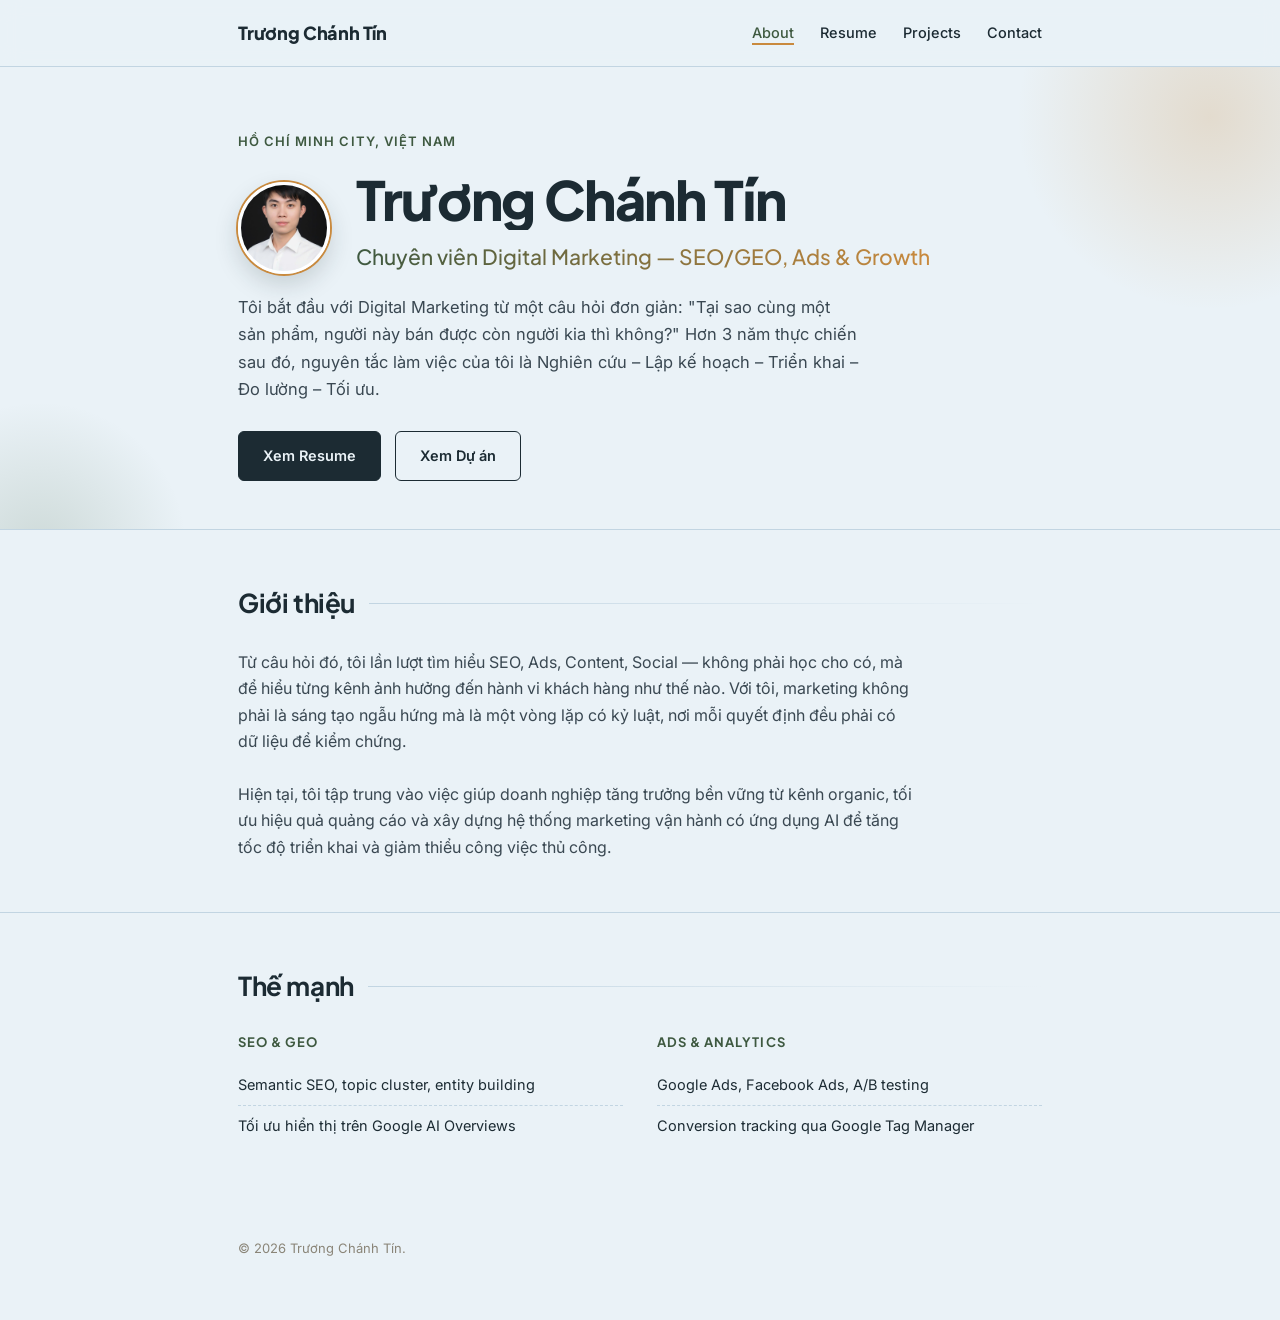
<file: index.html>
<!DOCTYPE html>
<html lang="vi">
<head>
<meta charset="UTF-8">
<meta name="viewport" content="width=device-width, initial-scale=1">
<title>Trương Chánh Tín — About</title>
<link rel="preconnect" href="https://fonts.googleapis.com">
<link rel="preconnect" href="https://fonts.gstatic.com" crossorigin>
<link href="https://fonts.googleapis.com/css2?family=Fraunces:ital,opsz,wght@0,9..144,400;0,9..144,600;1,9..144,500&family=Inter:wght@400;500;600;700&display=swap" rel="stylesheet">
<link rel="stylesheet" href="style.css">
</head>
<body>

<nav class="site-nav">
  <div class="wrap">
    <a class="brand" href="index.html">Trương Chánh Tín</a>
    <ul class="nav-links">
      <li><a href="index.html" class="active">About</a></li>
      <li><a href="resume.html">Resume</a></li>
      <li><a href="projects.html">Projects</a></li>
      <li><a href="contact.html">Contact</a></li>
    </ul>
  </div>
</nav>

<header class="page-head">
  <div class="wrap">
    <div class="eyebrow">Hồ Chí Minh City, Việt Nam</div>
    <div class="hero-top">
      <img class="avatar" src="assets/profile.jpg" alt="Trương Chánh Tín" onerror="this.style.display='none'">
      <div>
        <h1>Trương Chánh Tín</h1>
        <div class="role">Chuyên viên Digital Marketing — SEO/GEO, Ads &amp; Growth</div>
      </div>
    </div>
    <p class="tagline">Tôi bắt đầu với Digital Marketing từ một câu hỏi đơn giản: "Tại sao cùng một sản phẩm, người này bán được còn người kia thì không?" Hơn 3 năm thực chiến sau đó, nguyên tắc làm việc của tôi là Nghiên cứu – Lập kế hoạch – Triển khai – Đo lường – Tối ưu.</p>
    <div class="hero-actions">
      <a class="btn btn-solid" href="resume.html">Xem Resume</a>
      <a class="btn btn-outline" href="projects.html">Xem Dự án</a>
    </div>
  </div>
</header>

<section>
  <div class="wrap">
    <h2>Giới thiệu</h2>
    <p class="lead">Từ câu hỏi đó, tôi lần lượt tìm hiểu SEO, Ads, Content, Social — không phải học cho có, mà để hiểu từng kênh ảnh hưởng đến hành vi khách hàng như thế nào. Với tôi, marketing không phải là sáng tạo ngẫu hứng mà là một vòng lặp có kỷ luật, nơi mỗi quyết định đều phải có dữ liệu để kiểm chứng.

Hiện tại, tôi tập trung vào việc giúp doanh nghiệp tăng trưởng bền vững từ kênh organic, tối ưu hiệu quả quảng cáo và xây dựng hệ thống marketing vận hành có ứng dụng AI để tăng tốc độ triển khai và giảm thiểu công việc thủ công.</p>
  </div>
</section>

<section>
  <div class="wrap">
    <h2>Thế mạnh</h2>
    <div class="skill-grid">
      <div>
        <h3>SEO &amp; GEO</h3>
        <ul>
          <li>Semantic SEO, topic cluster, entity building</li>
          <li>Tối ưu hiển thị trên Google AI Overviews</li>
        </ul>
      </div>
      <div>
        <h3>Ads &amp; Analytics</h3>
        <ul>
          <li>Google Ads, Facebook Ads, A/B testing</li>
          <li>Conversion tracking qua Google Tag Manager</li>
        </ul>
      </div>
    </div>
  </div>
</section>

<footer class="site-foot">
  <div class="wrap">
    <p class="foot-note">© 2026 Trương Chánh Tín.</p>
  </div>
</footer>

</body>
</html>
</file>
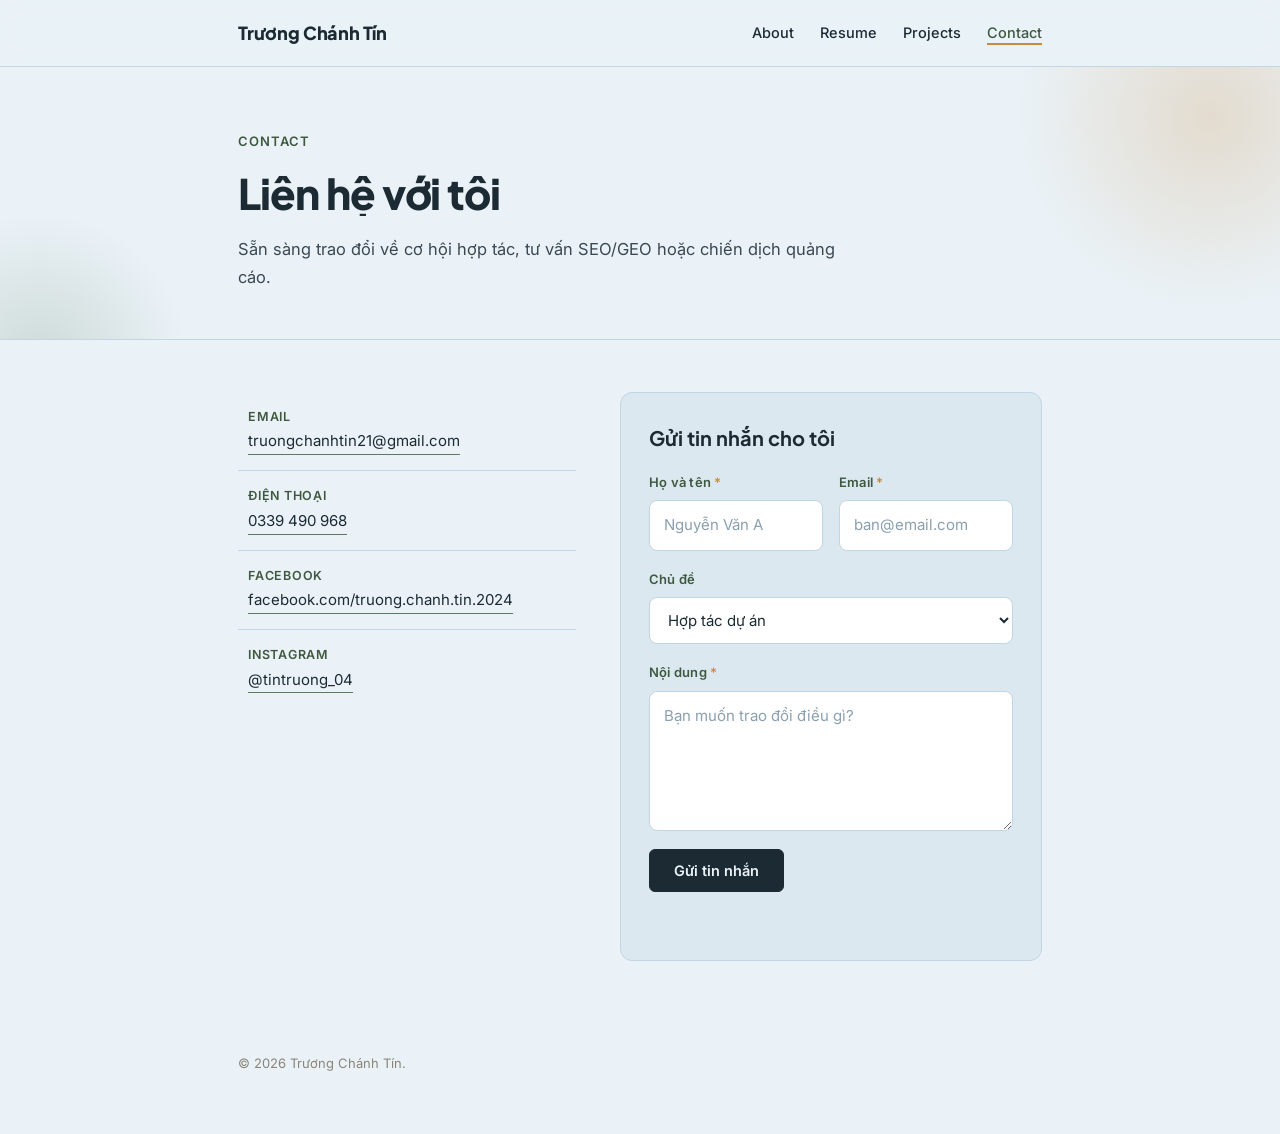
<file: contact.html>
<!DOCTYPE html>
<html lang="vi">
<head>
<meta charset="UTF-8">
<meta name="viewport" content="width=device-width, initial-scale=1">
<title>Trương Chánh Tín — Contact</title>
<link rel="preconnect" href="https://fonts.googleapis.com">
<link rel="preconnect" href="https://fonts.gstatic.com" crossorigin>
<link href="https://fonts.googleapis.com/css2?family=Inter:wght@400;500;600;700&family=Plus+Jakarta+Sans:wght@500;600;700;800&display=swap" rel="stylesheet">
<link rel="stylesheet" href="style.css">
</head>
<body>

<nav class="site-nav">
  <div class="wrap">
    <a class="brand" href="index.html">Trương Chánh Tín</a>
    <ul class="nav-links">
      <li><a href="index.html">About</a></li>
      <li><a href="resume.html">Resume</a></li>
      <li><a href="projects.html">Projects</a></li>
      <li><a href="contact.html" class="active">Contact</a></li>
    </ul>
  </div>
</nav>

<header class="page-head">
  <div class="wrap">
    <div class="eyebrow">Contact</div>
    <h1 style="font-size:clamp(28px,4vw,42px);">Liên hệ với tôi</h1>
    <p class="tagline">Sẵn sàng trao đổi về cơ hội hợp tác, tư vấn SEO/GEO hoặc chiến dịch quảng cáo.</p>
  </div>
</header>

<section>
  <div class="wrap">
    <div class="contact-layout">

      <ul class="contact-list">
        <li><span>Email</span><a href="mailto:truongchanhtin21@gmail.com">truongchanhtin21@gmail.com</a></li>
        <li><span>Điện thoại</span><a href="tel:0339490968">0339 490 968</a></li>
        <li><span>Facebook</span><a href="https://www.facebook.com/truong.chanh.tin.2024" target="_blank" rel="noopener">facebook.com/truong.chanh.tin.2024</a></li>
        <li><span>Instagram</span><a href="https://www.instagram.com/tintruong_04/" target="_blank" rel="noopener">@tintruong_04</a></li>
      </ul>

      <form class="contact-form" data-endpoint="YOUR_FORMSPREE_URL" data-mailto="truongchanhtin21@gmail.com">
        <h3>Gửi tin nhắn cho tôi</h3>

        <div class="form-row two">
          <div>
            <label for="name">Họ và tên <em>*</em></label>
            <input id="name" name="name" type="text" placeholder="Nguyễn Văn A" required autocomplete="name">
          </div>
          <div>
            <label for="email">Email <em>*</em></label>
            <input id="email" name="email" type="email" placeholder="ban@email.com" required autocomplete="email">
          </div>
        </div>

        <div class="form-row">
          <label for="subject">Chủ đề</label>
          <select id="subject" name="subject">
            <option>Hợp tác dự án</option>
            <option>Tư vấn SEO / GEO</option>
            <option>Chiến dịch quảng cáo</option>
            <option>Cơ hội việc làm</option>
            <option>Câu hỏi khác</option>
          </select>
        </div>

        <div class="form-row">
          <label for="message">Nội dung <em>*</em></label>
          <textarea id="message" name="message" placeholder="Bạn muốn trao đổi điều gì?" required minlength="10"></textarea>
        </div>

        <input class="hp" type="text" name="website" tabindex="-1" autocomplete="off" aria-hidden="true">

        <button type="submit" class="btn btn-solid">Gửi tin nhắn</button>
        <p class="form-status" role="status" aria-live="polite"></p>
      </form>

    </div>
  </div>
</section>

<footer class="site-foot">
  <div class="wrap">
    <p class="foot-note">© 2026 Trương Chánh Tín.</p>
  </div>
</footer>

<script src="script.js"></script>
</body>
</html>
</file>
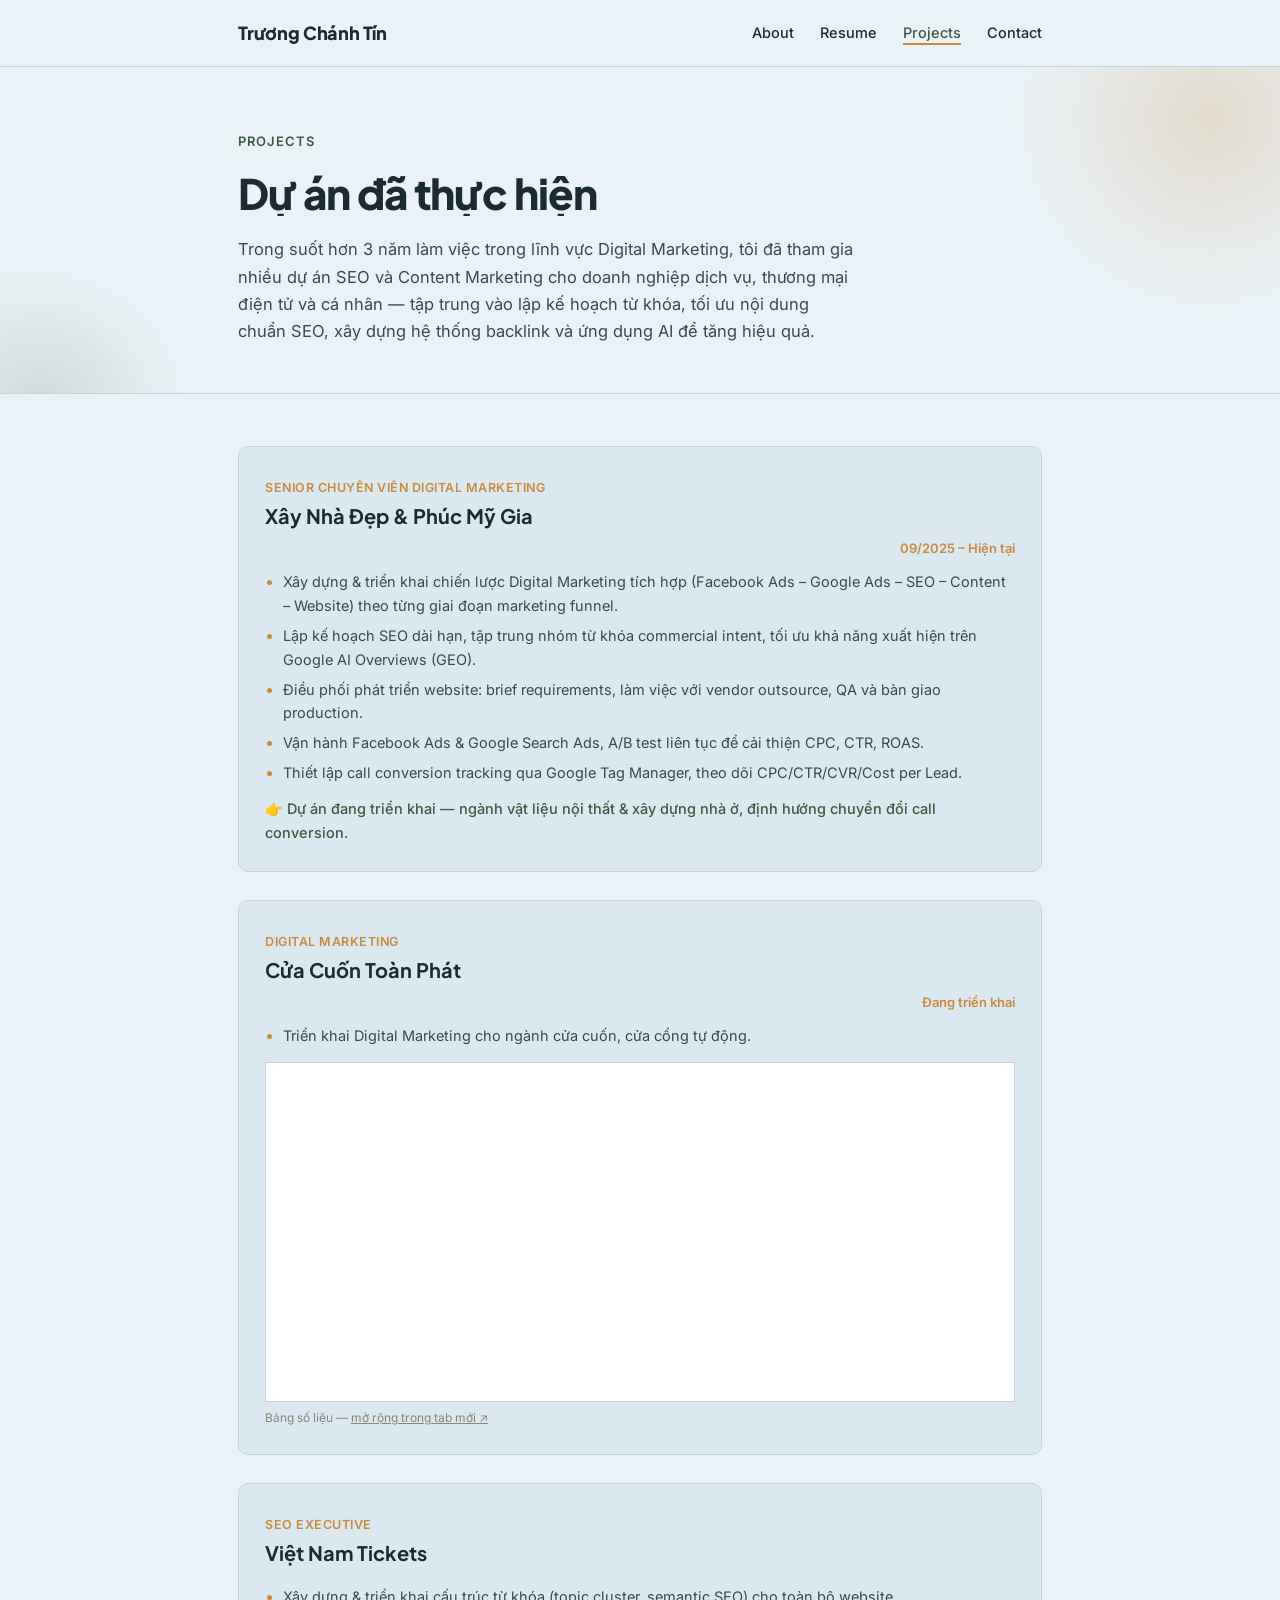
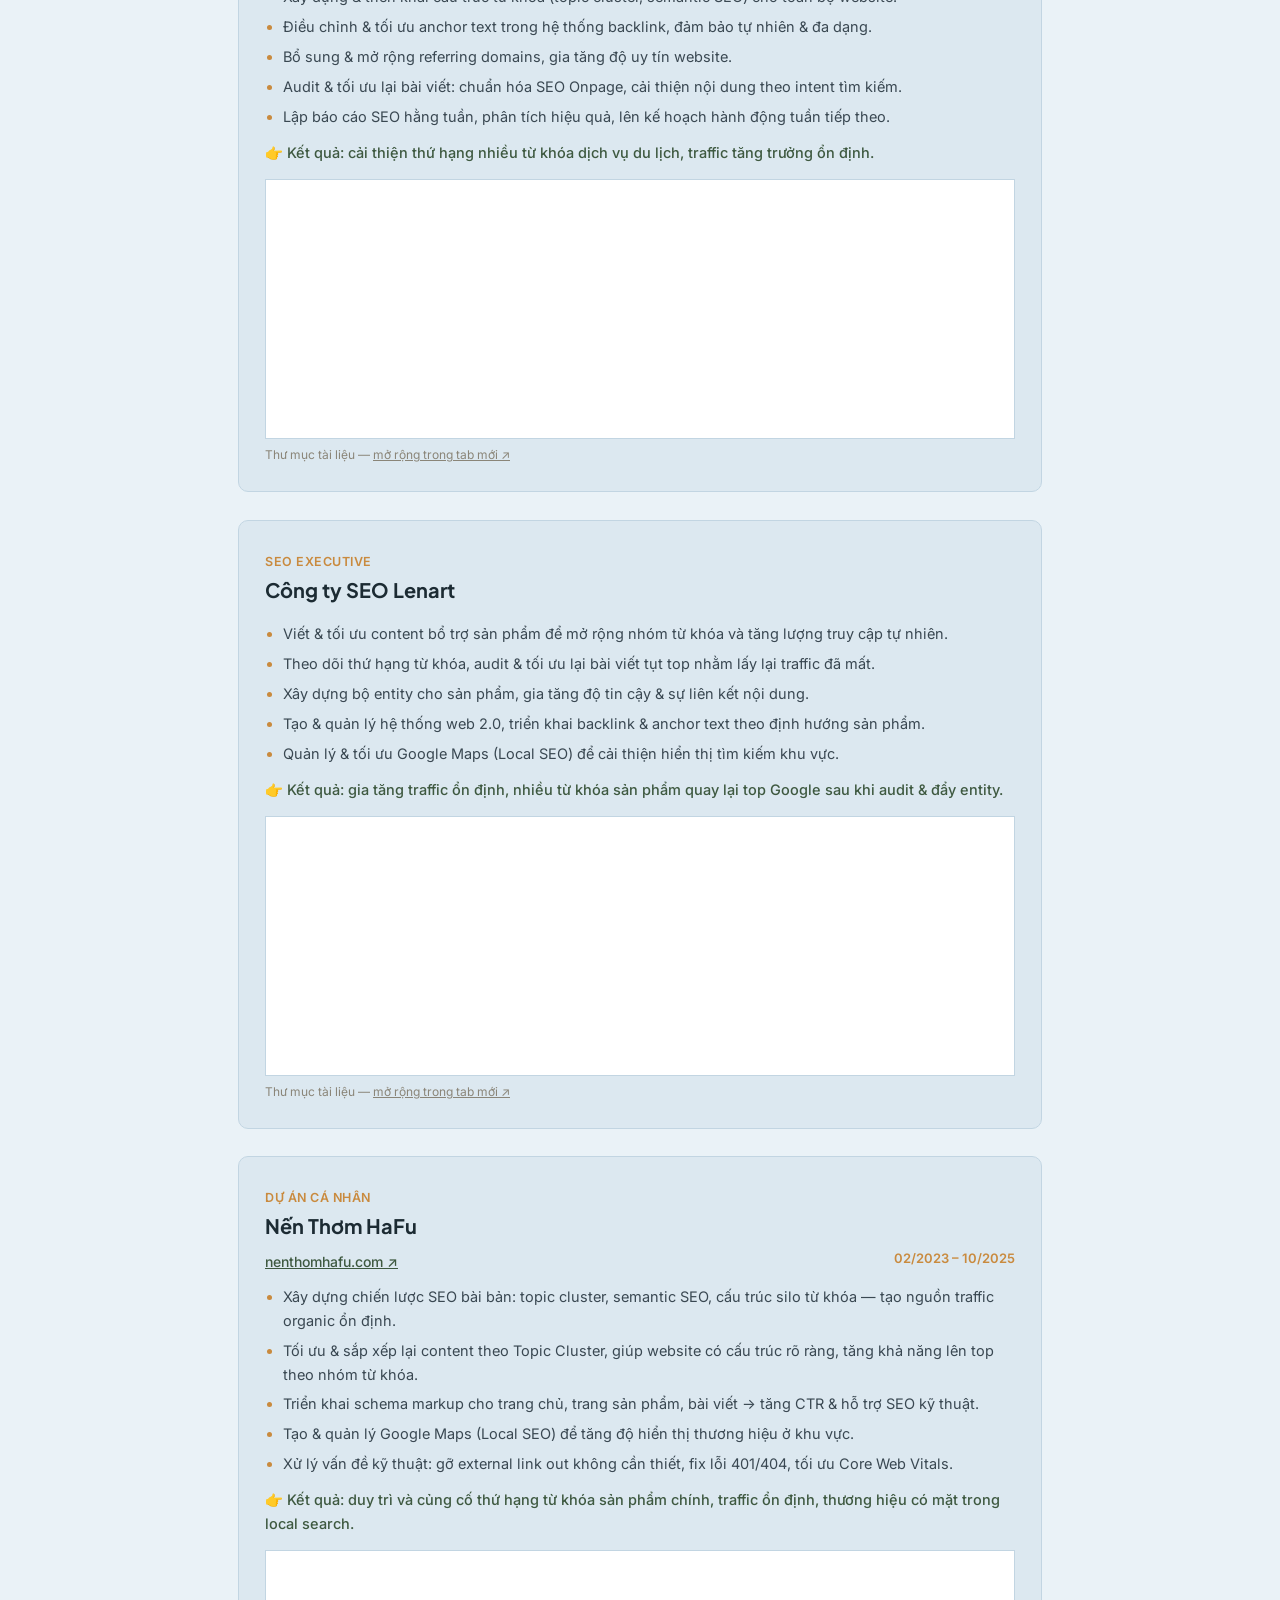
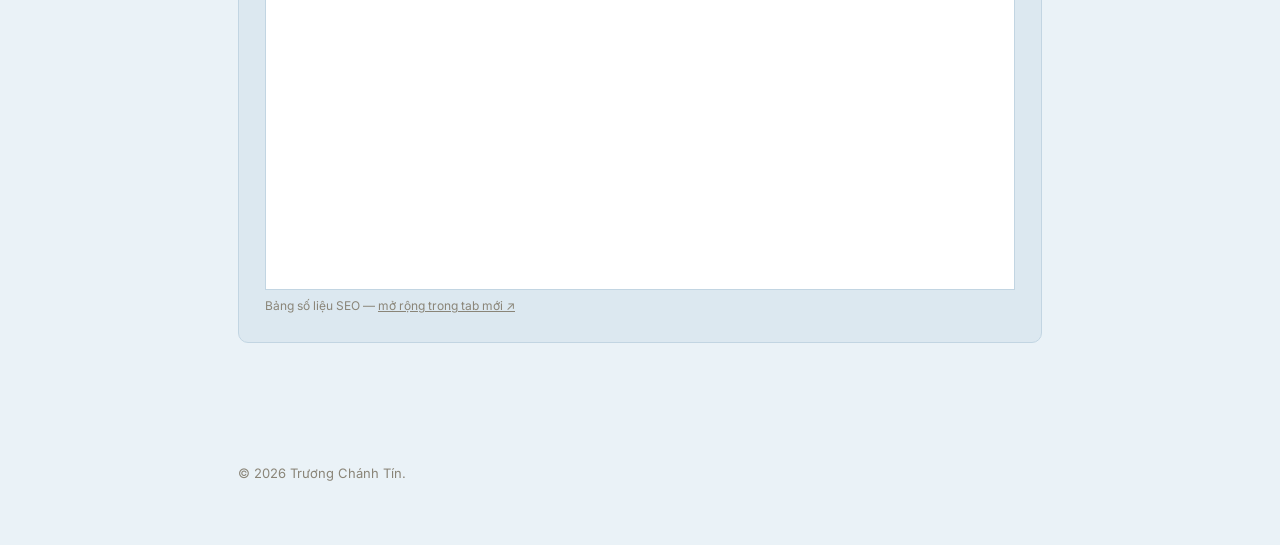
<file: projects.html>
<!DOCTYPE html>
<html lang="vi">
<head>
<meta charset="UTF-8">
<meta name="viewport" content="width=device-width, initial-scale=1">
<title>Trương Chánh Tín — Projects</title>
<link rel="preconnect" href="https://fonts.googleapis.com">
<link rel="preconnect" href="https://fonts.gstatic.com" crossorigin>
<link href="https://fonts.googleapis.com/css2?family=Fraunces:ital,opsz,wght@0,9..144,400;0,9..144,600;1,9..144,500&family=Inter:wght@400;500;600;700&display=swap" rel="stylesheet">
<link rel="stylesheet" href="style.css">
<style>
  .project-card{margin-bottom:28px;}
  .project-card .tag{font-size:12.5px;color:var(--amber);font-weight:600;text-transform:uppercase;letter-spacing:.04em;}
  .project-card .result{font-size:14.5px;color:var(--olive-deep);margin-top:12px;font-weight:500;}
  .project-card .more{display:inline-block;margin-top:14px;font-size:14px;border-bottom:1px solid var(--olive);text-decoration:none;}
  .project-card .more:hover{color:var(--olive-deep);}
  .embed-wrap{margin-top:14px;}
  .embed-wrap iframe{width:100%;border:1px solid var(--line);background:#fff;display:block;}
  .embed-label{font-size:12px;color:#8A8578;margin-top:6px;}
</style>
</head>
<body>

<nav class="site-nav">
  <div class="wrap">
    <a class="brand" href="index.html">Trương Chánh Tín</a>
    <ul class="nav-links">
      <li><a href="index.html">About</a></li>
      <li><a href="resume.html">Resume</a></li>
      <li><a href="projects.html" class="active">Projects</a></li>
      <li><a href="contact.html">Contact</a></li>
    </ul>
  </div>
</nav>

<header class="page-head">
  <div class="wrap">
    <div class="eyebrow">Projects</div>
    <h1 style="font-size:clamp(28px,4vw,42px);">Dự án đã thực hiện</h1>
    <p class="tagline">Trong suốt hơn 3 năm làm việc trong lĩnh vực Digital Marketing, tôi đã tham gia nhiều dự án SEO và Content Marketing cho doanh nghiệp dịch vụ, thương mại điện tử và cá nhân — tập trung vào lập kế hoạch từ khóa, tối ưu nội dung chuẩn SEO, xây dựng hệ thống backlink và ứng dụng AI để tăng hiệu quả.</p>
  </div>
</header>

<section>
  <div class="wrap">

    <div class="project-card">
      <span class="tag">Senior Chuyên viên Digital Marketing</span>
      <h3>Xây Nhà Đẹp &amp; Phúc Mỹ Gia</h3>
      <span class="period">09/2025 – Hiện tại</span>
      <ul style="clear:both;padding-top:10px;">
        <li>Xây dựng &amp; triển khai chiến lược Digital Marketing tích hợp (Facebook Ads – Google Ads – SEO – Content – Website) theo từng giai đoạn marketing funnel.</li>
        <li>Lập kế hoạch SEO dài hạn, tập trung nhóm từ khóa commercial intent, tối ưu khả năng xuất hiện trên Google AI Overviews (GEO).</li>
        <li>Điều phối phát triển website: brief requirements, làm việc với vendor outsource, QA và bàn giao production.</li>
        <li>Vận hành Facebook Ads &amp; Google Search Ads, A/B test liên tục để cải thiện CPC, CTR, ROAS.</li>
        <li>Thiết lập call conversion tracking qua Google Tag Manager, theo dõi CPC/CTR/CVR/Cost per Lead.</li>
      </ul>
      <p class="result">👉 Dự án đang triển khai — ngành vật liệu nội thất &amp; xây dựng nhà ở, định hướng chuyển đổi call conversion.</p>
    </div>

    <div class="project-card">
      <span class="tag">Digital Marketing</span>
      <h3>Cửa Cuốn Toàn Phát</h3>
      <span class="period">Đang triển khai</span>
      <ul style="clear:both;padding-top:10px;">
        <li>Triển khai Digital Marketing cho ngành cửa cuốn, cửa cổng tự động.</li>
      </ul>
      <div class="embed-wrap">
        <iframe src="https://docs.google.com/spreadsheets/d/1q1yDnB0GeKU8R701T1SZPKTi_HHVreP3oOoj7EwbWl4/preview?gid=656286092" height="340" loading="lazy"></iframe>
        <div class="embed-label">Bảng số liệu — <a href="https://docs.google.com/spreadsheets/d/1q1yDnB0GeKU8R701T1SZPKTi_HHVreP3oOoj7EwbWl4/edit?pli=1&gid=656286092#gid=656286092" target="_blank" rel="noopener">mở rộng trong tab mới ↗</a></div>
      </div>
    </div>

    <div class="project-card">
      <span class="tag">SEO Executive</span>
      <h3>Việt Nam Tickets</h3>
      <ul>
        <li>Xây dựng &amp; triển khai cấu trúc từ khóa (topic cluster, semantic SEO) cho toàn bộ website.</li>
        <li>Điều chỉnh &amp; tối ưu anchor text trong hệ thống backlink, đảm bảo tự nhiên &amp; đa dạng.</li>
        <li>Bổ sung &amp; mở rộng referring domains, gia tăng độ uy tín website.</li>
        <li>Audit &amp; tối ưu lại bài viết: chuẩn hóa SEO Onpage, cải thiện nội dung theo intent tìm kiếm.</li>
        <li>Lập báo cáo SEO hằng tuần, phân tích hiệu quả, lên kế hoạch hành động tuần tiếp theo.</li>
      </ul>
      <p class="result">👉 Kết quả: cải thiện thứ hạng nhiều từ khóa dịch vụ du lịch, traffic tăng trưởng ổn định.</p>
      <div class="embed-wrap">
        <iframe src="https://drive.google.com/embeddedfolderview?id=1TURmiNeyUkXCz_zucWaVsxkNYT6Xhm3e#list" height="260" loading="lazy"></iframe>
        <div class="embed-label">Thư mục tài liệu — <a href="https://drive.google.com/drive/folders/1TURmiNeyUkXCz_zucWaVsxkNYT6Xhm3e" target="_blank" rel="noopener">mở rộng trong tab mới ↗</a></div>
      </div>
    </div>

    <div class="project-card">
      <span class="tag">SEO Executive</span>
      <h3>Công ty SEO Lenart</h3>
      <ul>
        <li>Viết &amp; tối ưu content bổ trợ sản phẩm để mở rộng nhóm từ khóa và tăng lượng truy cập tự nhiên.</li>
        <li>Theo dõi thứ hạng từ khóa, audit &amp; tối ưu lại bài viết tụt top nhằm lấy lại traffic đã mất.</li>
        <li>Xây dựng bộ entity cho sản phẩm, gia tăng độ tin cậy &amp; sự liên kết nội dung.</li>
        <li>Tạo &amp; quản lý hệ thống web 2.0, triển khai backlink &amp; anchor text theo định hướng sản phẩm.</li>
        <li>Quản lý &amp; tối ưu Google Maps (Local SEO) để cải thiện hiển thị tìm kiếm khu vực.</li>
      </ul>
      <p class="result">👉 Kết quả: gia tăng traffic ổn định, nhiều từ khóa sản phẩm quay lại top Google sau khi audit &amp; đẩy entity.</p>
      <div class="embed-wrap">
        <iframe src="https://drive.google.com/embeddedfolderview?id=1FlZh8C3xwPdGngrRjWH5aF0g7LeHIReE#list" height="260" loading="lazy"></iframe>
        <div class="embed-label">Thư mục tài liệu — <a href="https://drive.google.com/drive/folders/1FlZh8C3xwPdGngrRjWH5aF0g7LeHIReE" target="_blank" rel="noopener">mở rộng trong tab mới ↗</a></div>
      </div>
    </div>

    <div class="project-card">
      <span class="tag">Dự án cá nhân</span>
      <h3>Nến Thơm HaFu</h3>
      <a class="url" href="https://nenthomhafu.com" target="_blank" rel="noopener">nenthomhafu.com ↗</a>
      <span class="period">02/2023 – 10/2025</span>
      <ul style="clear:both;padding-top:10px;">
        <li>Xây dựng chiến lược SEO bài bản: topic cluster, semantic SEO, cấu trúc silo từ khóa — tạo nguồn traffic organic ổn định.</li>
        <li>Tối ưu &amp; sắp xếp lại content theo Topic Cluster, giúp website có cấu trúc rõ ràng, tăng khả năng lên top theo nhóm từ khóa.</li>
        <li>Triển khai schema markup cho trang chủ, trang sản phẩm, bài viết → tăng CTR &amp; hỗ trợ SEO kỹ thuật.</li>
        <li>Tạo &amp; quản lý Google Maps (Local SEO) để tăng độ hiển thị thương hiệu ở khu vực.</li>
        <li>Xử lý vấn đề kỹ thuật: gỡ external link out không cần thiết, fix lỗi 401/404, tối ưu Core Web Vitals.</li>
      </ul>
      <p class="result">👉 Kết quả: duy trì và củng cố thứ hạng từ khóa sản phẩm chính, traffic ổn định, thương hiệu có mặt trong local search.</p>
      <div class="embed-wrap">
        <iframe src="https://docs.google.com/spreadsheets/d/13qIx2AA6p-fDINSVlNqyV9sE3OY3MEmiyrvAj_6Vbew/preview?gid=0" height="340" loading="lazy"></iframe>
        <div class="embed-label">Bảng số liệu SEO — <a href="https://docs.google.com/spreadsheets/d/13qIx2AA6p-fDINSVlNqyV9sE3OY3MEmiyrvAj_6Vbew/edit?gid=0#gid=0" target="_blank" rel="noopener">mở rộng trong tab mới ↗</a></div>
      </div>
    </div>

  </div>
</section>

<footer class="site-foot">
  <div class="wrap">
    <p class="foot-note">© 2026 Trương Chánh Tín.</p>
  </div>
</footer>

</body>
</html>
</file>
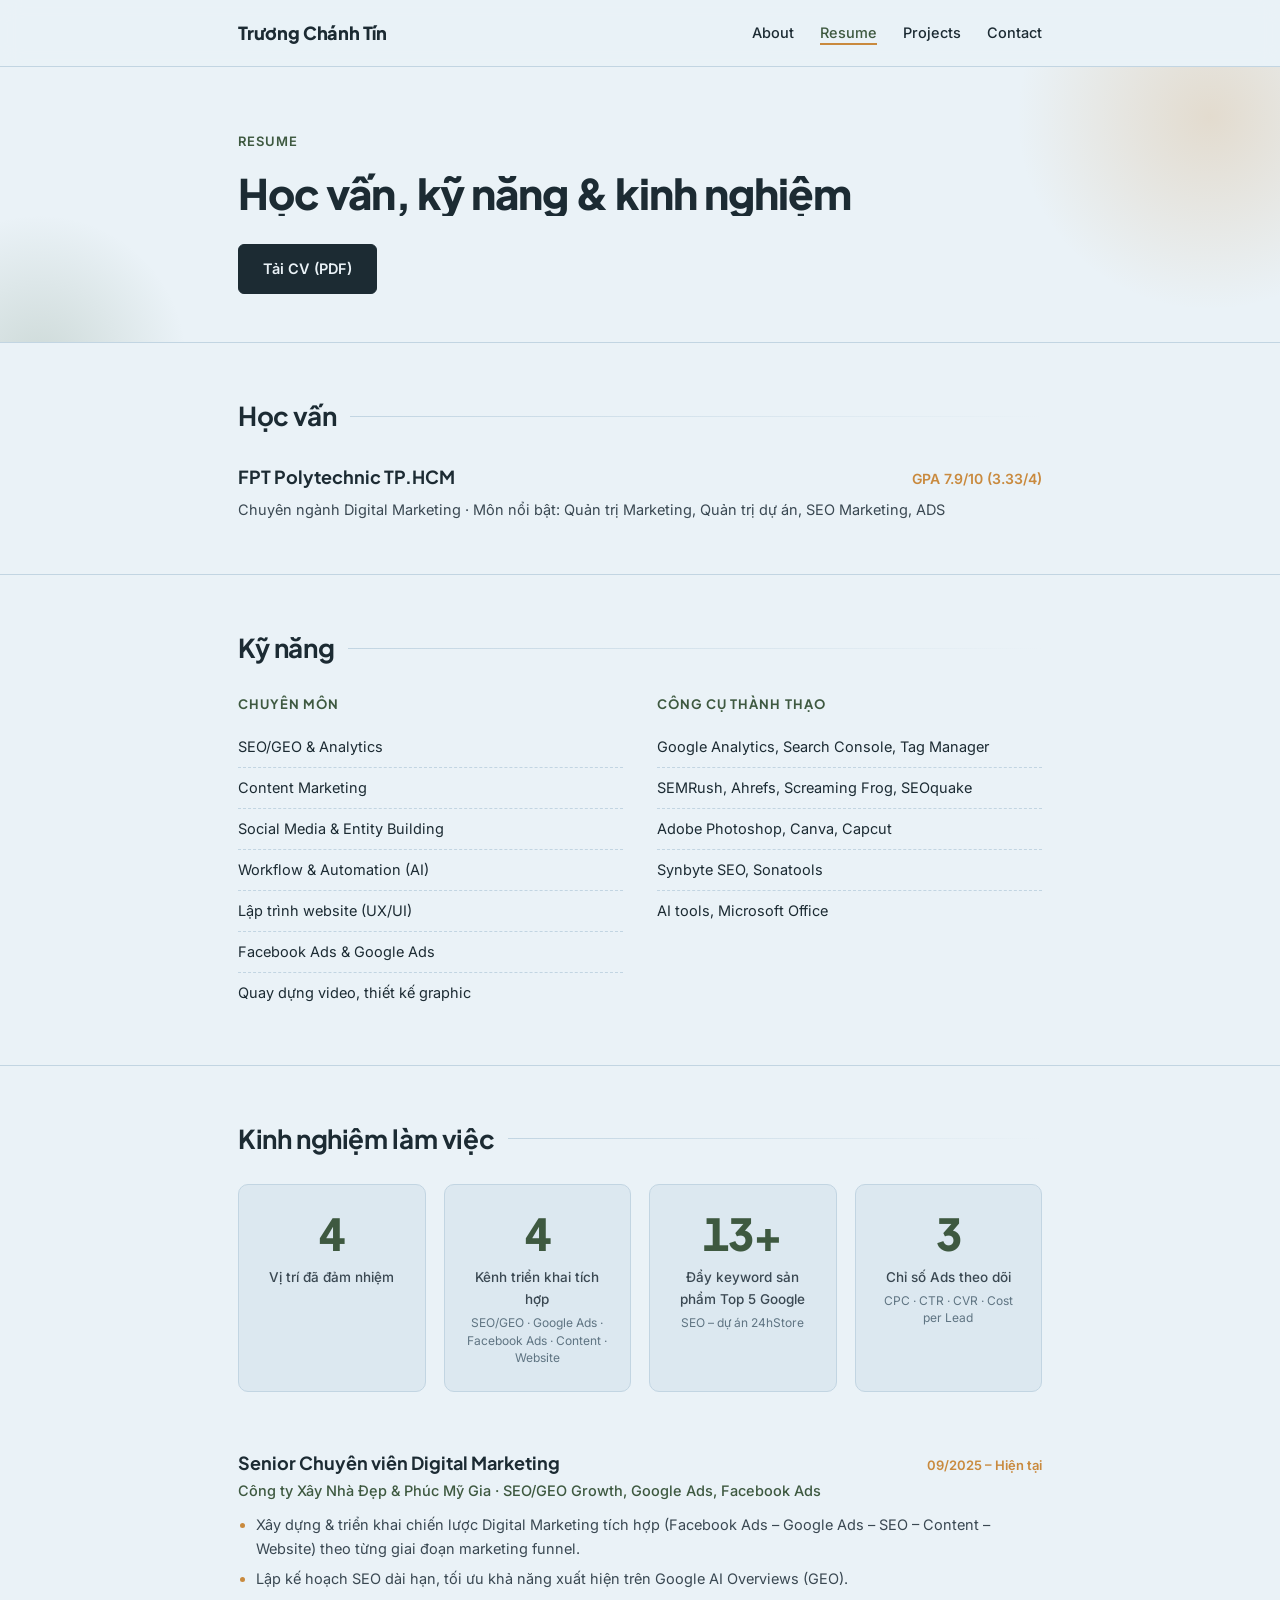
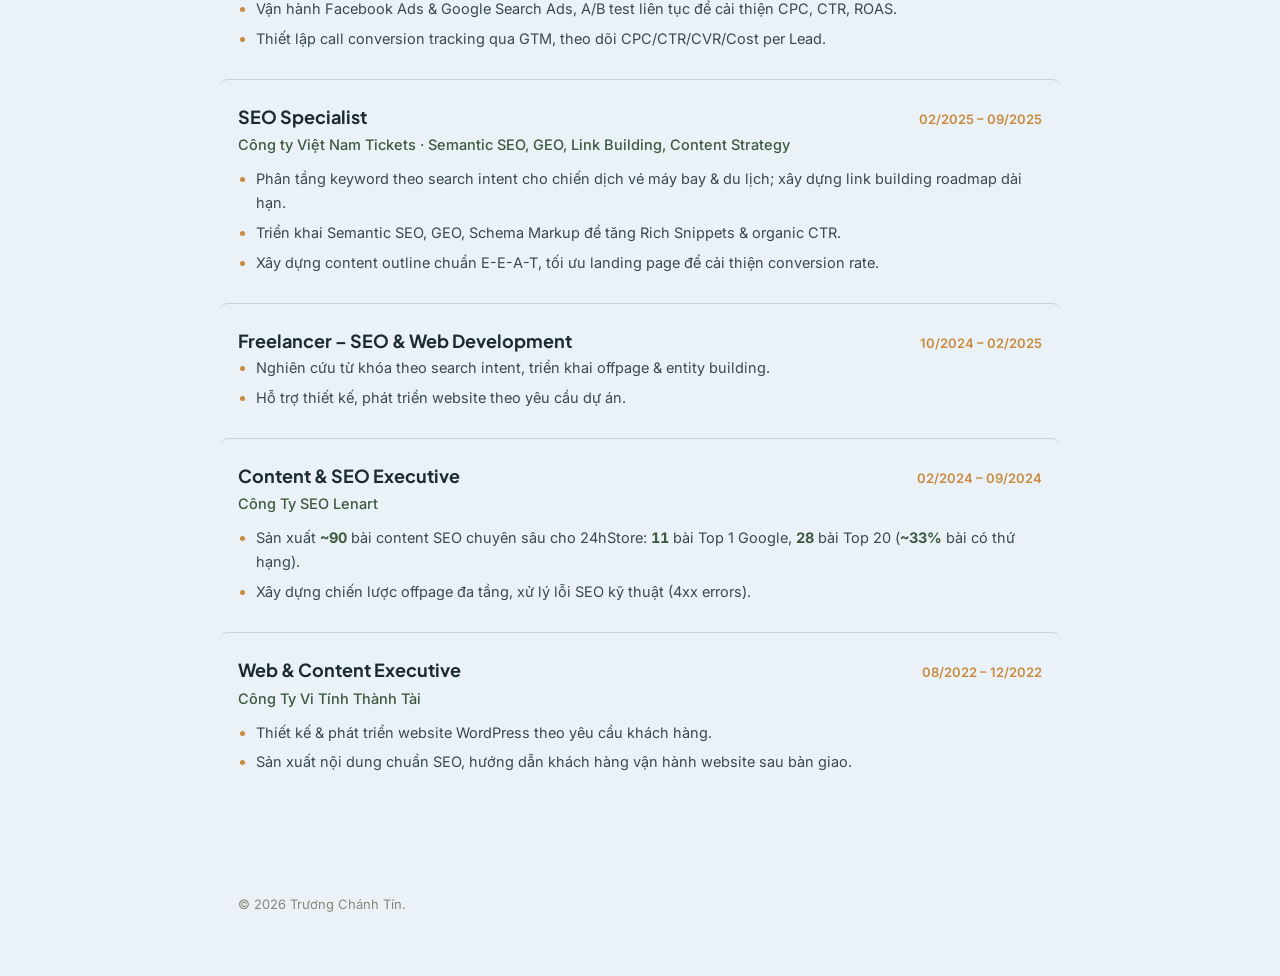
<file: resume.html>
<!DOCTYPE html>
<html lang="vi">
<head>
<meta charset="UTF-8">
<meta name="viewport" content="width=device-width, initial-scale=1">
<title>Trương Chánh Tín — Resume</title>
<link rel="preconnect" href="https://fonts.googleapis.com">
<link rel="preconnect" href="https://fonts.gstatic.com" crossorigin>
<link href="https://fonts.googleapis.com/css2?family=Inter:wght@400;500;600;700&family=Plus+Jakarta+Sans:wght@500;600;700;800&display=swap" rel="stylesheet">
<link rel="stylesheet" href="style.css">
</head>
<body>

<nav class="site-nav">
  <div class="wrap">
    <a class="brand" href="index.html">Trương Chánh Tín</a>
    <ul class="nav-links">
      <li><a href="index.html">About</a></li>
      <li><a href="resume.html" class="active">Resume</a></li>
      <li><a href="projects.html">Projects</a></li>
      <li><a href="contact.html">Contact</a></li>
    </ul>
  </div>
</nav>

<header class="page-head">
  <div class="wrap">
    <div class="eyebrow">Resume</div>
    <h1 style="font-size:clamp(28px,4vw,42px);">Học vấn, kỹ năng &amp; kinh nghiệm</h1>
    <div class="hero-actions">
      <a class="btn btn-solid" href="assets/cv-truong-chanh-tin.pdf" download>Tải CV (PDF)</a>
    </div>
  </div>
</header>

<section>
  <div class="wrap">
    <h2>Học vấn</h2>
    <div class="edu-row">
      <span class="school">FPT Polytechnic TP.HCM</span>
      <span class="gpa">GPA 7.9/10 (3.33/4)</span>
    </div>
    <p class="edu-sub">Chuyên ngành Digital Marketing · Môn nổi bật: Quản trị Marketing, Quản trị dự án, SEO Marketing, ADS</p>
  </div>
</section>

<section>
  <div class="wrap">
    <h2>Kỹ năng</h2>
    <div class="skill-grid">
      <div>
        <h3>Chuyên môn</h3>
        <ul>
          <li>SEO/GEO &amp; Analytics</li>
          <li>Content Marketing</li>
          <li>Social Media &amp; Entity Building</li>
          <li>Workflow &amp; Automation (AI)</li>
          <li>Lập trình website (UX/UI)</li>
          <li>Facebook Ads &amp; Google Ads</li>
          <li>Quay dựng video, thiết kế graphic</li>
        </ul>
      </div>
      <div>
        <h3>Công cụ thành thạo</h3>
        <ul>
          <li>Google Analytics, Search Console, Tag Manager</li>
          <li>SEMRush, Ahrefs, Screaming Frog, SEOquake</li>
          <li>Adobe Photoshop, Canva, Capcut</li>
          <li>Synbyte SEO, Sonatools</li>
          <li>AI tools, Microsoft Office</li>
        </ul>
      </div>
    </div>
  </div>
</section>

<section>
  <div class="wrap">
    <h2>Kinh nghiệm làm việc</h2>

    <div class="stats">
      <div class="stat">
        <span class="stat-num" data-count="5">0</span>
        <span class="stat-label">Vị trí đã đảm nhiệm</span>
      </div>
      <div class="stat">
        <span class="stat-num" data-count="5">0</span>
        <span class="stat-label">Kênh triển khai tích hợp<small>SEO/GEO · Google Ads · Facebook Ads · Content · Website</small></span>
      </div>
      <div class="stat">
        <span class="stat-num" data-count="18" data-suffix="+">0</span>
        <span class="stat-label">Đẩy keyword sản phẩm Top 5 Google<small>SEO – dự án 24hStore</small></span>
      </div>
      <div class="stat">
        <span class="stat-num" data-count="4">0</span>
        <span class="stat-label">Chỉ số Ads theo dõi<small>CPC · CTR · CVR · Cost per Lead</small></span>
      </div>
    </div>

    <div class="job">
      <div class="job-head">
        <span class="job-title">Senior Chuyên viên Digital Marketing</span>
        <span class="job-period">09/2025 – Hiện tại</span>
      </div>
      <div class="job-org">Công ty Xây Nhà Đẹp &amp; Phúc Mỹ Gia · SEO/GEO Growth, Google Ads, Facebook Ads</div>
      <ul>
        <li>Xây dựng &amp; triển khai chiến lược Digital Marketing tích hợp (Facebook Ads – Google Ads – SEO – Content – Website) theo từng giai đoạn marketing funnel.</li>
        <li>Lập kế hoạch SEO dài hạn, tối ưu khả năng xuất hiện trên Google AI Overviews (GEO).</li>
        <li>Vận hành Facebook Ads &amp; Google Search Ads, A/B test liên tục để cải thiện CPC, CTR, ROAS.</li>
        <li>Thiết lập call conversion tracking qua GTM, theo dõi CPC/CTR/CVR/Cost per Lead.</li>
      </ul>
    </div>

    <div class="job">
      <div class="job-head">
        <span class="job-title">SEO Specialist</span>
        <span class="job-period">02/2025 – 09/2025</span>
      </div>
      <div class="job-org">Công ty Việt Nam Tickets · Semantic SEO, GEO, Link Building, Content Strategy</div>
      <ul>
        <li>Phân tầng keyword theo search intent cho chiến dịch vé máy bay &amp; du lịch; xây dựng link building roadmap dài hạn.</li>
        <li>Triển khai Semantic SEO, GEO, Schema Markup để tăng Rich Snippets &amp; organic CTR.</li>
        <li>Xây dựng content outline chuẩn E-E-A-T, tối ưu landing page để cải thiện conversion rate.</li>
      </ul>
    </div>

    <div class="job">
      <div class="job-head">
        <span class="job-title">Freelancer – SEO &amp; Web Development</span>
        <span class="job-period">10/2024 – 02/2025</span>
      </div>
      <ul>
        <li>Nghiên cứu từ khóa theo search intent, triển khai offpage &amp; entity building.</li>
        <li>Hỗ trợ thiết kế, phát triển website theo yêu cầu dự án.</li>
      </ul>
    </div>

    <div class="job">
      <div class="job-head">
        <span class="job-title">Content &amp; SEO Executive</span>
        <span class="job-period">02/2024 – 09/2024</span>
      </div>
      <div class="job-org">Công Ty SEO Lenart</div>
      <ul>
        <li>Sản xuất <span class="num" data-count="150" data-prefix="~">0</span> bài content SEO chuyên sâu cho 24hStore: <span class="num" data-count="18">0</span> bài Top 1 Google, <span class="num" data-count="46">0</span> bài Top 20 (<span class="num" data-count="56" data-prefix="~" data-suffix="%">0</span> bài có thứ hạng).</li>
        <li>Xây dựng chiến lược offpage đa tầng, xử lý lỗi SEO kỹ thuật (4xx errors).</li>
      </ul>
    </div>

    <div class="job">
      <div class="job-head">
        <span class="job-title">Web &amp; Content Executive</span>
        <span class="job-period">08/2022 – 12/2022</span>
      </div>
      <div class="job-org">Công Ty Vi Tính Thành Tài</div>
      <ul>
        <li>Thiết kế &amp; phát triển website WordPress theo yêu cầu khách hàng.</li>
        <li>Sản xuất nội dung chuẩn SEO, hướng dẫn khách hàng vận hành website sau bàn giao.</li>
      </ul>
    </div>
  </div>
</section>

<footer class="site-foot">
  <div class="wrap">
    <p class="foot-note">© 2026 Trương Chánh Tín.</p>
  </div>
</footer>

<script src="script.js"></script>
</body>
</html>
</file>
<file: style.css>
@import url('https://fonts.googleapis.com/css2?family=Inter:wght@400;500;600;700&family=Plus+Jakarta+Sans:wght@500;600;700;800&display=swap');

:root{
  --ink:#1C2B33; --paper:#EAF2F7; --paper-2:#DCE8F0;
  --olive:#5C7A5E; --olive-deep:#3E5940; --amber:#C98A3E; --line:#C2D5E2;
  --heading:'Plus Jakarta Sans','Inter',system-ui,sans-serif;
  --sans:'Inter',system-ui,sans-serif;
  --ease:cubic-bezier(.22,.8,.3,1);
}
*{box-sizing:border-box;margin:0;padding:0;}
html{scroll-behavior:smooth;scrollbar-color:var(--olive) var(--paper-2);}
body{background:var(--paper);color:var(--ink);font-family:var(--sans);line-height:1.65;-webkit-font-smoothing:antialiased;}
::selection{background:var(--amber);color:#fff;}
a{color:inherit;}
.wrap{max-width:860px;margin:0 auto;padding:0 28px;}

/* Scrollbar */
::-webkit-scrollbar{width:10px;}
::-webkit-scrollbar-track{background:var(--paper-2);}
::-webkit-scrollbar-thumb{background:linear-gradient(var(--olive),var(--amber));border-radius:10px;}

/* Chuyển trang mượt giữa các file HTML (Chrome/Edge mới) */
@view-transition{navigation:auto;}
::view-transition-old(root){animation:vtOut .25s ease both;}
::view-transition-new(root){animation:vtIn .45s var(--ease) both;}
@keyframes vtOut{to{opacity:0;transform:translateY(-8px);}}
@keyframes vtIn{from{opacity:0;transform:translateY(12px);}}

/* Thanh tiến trình cuộn (CSS thuần) */
@supports (animation-timeline: scroll()){
  body::before{
    content:"";position:fixed;top:0;left:0;right:0;height:3px;z-index:100;
    background:linear-gradient(90deg,var(--olive),var(--amber));
    transform-origin:0 50%;transform:scaleX(0);
    animation:progress linear forwards;animation-timeline:scroll(root);
  }
}
@keyframes progress{to{transform:scaleX(1);}}

/* Vệt sáng đi theo chuột (tạo bởi script.js) */
.cursor-glow{
  position:fixed;left:0;top:0;width:520px;height:520px;margin:-260px 0 0 -260px;border-radius:50%;
  background:radial-gradient(circle,rgba(201,138,62,.18),rgba(92,122,94,.08) 45%,transparent 68%);
  pointer-events:none;z-index:0;opacity:0;transition:opacity .4s;
}

/* NAV */
nav.site-nav{border-bottom:1px solid var(--line);padding:18px 0;position:sticky;top:0;z-index:50;
  background:rgba(234,242,247,.82);backdrop-filter:blur(10px);-webkit-backdrop-filter:blur(10px);}
nav.site-nav .wrap{display:flex;justify-content:space-between;align-items:center;flex-wrap:wrap;gap:12px;}
.brand{font-family:var(--heading);font-weight:800;font-size:18px;text-decoration:none;letter-spacing:-0.01em;transition:color .2s;}
.brand:hover{color:var(--olive-deep);}
.nav-links{display:flex;gap:26px;list-style:none;font-size:14.5px;font-weight:500;}
.nav-links a{text-decoration:none;position:relative;padding-bottom:4px;transition:color .2s;}
.nav-links a::after{content:"";position:absolute;left:0;bottom:0;height:2px;width:100%;background:var(--amber);
  transform:scaleX(0);transform-origin:left;transition:transform .3s var(--ease);}
.nav-links a:hover,.nav-links a.active{color:var(--olive-deep);}
.nav-links a:hover::after,.nav-links a.active::after{transform:scaleX(1);}

/* PAGE HEADER */
header.page-head{padding:64px 0 48px;border-bottom:1px solid var(--line);position:relative;overflow:hidden;}
header.page-head::before{
  content:"";position:absolute;width:420px;height:420px;right:-140px;top:-160px;border-radius:50%;
  background:radial-gradient(circle,rgba(201,138,62,.22),transparent 65%);
  animation:floatBlob 9s ease-in-out infinite alternate;pointer-events:none;
}
header.page-head::after{
  content:"";position:absolute;width:320px;height:320px;left:-120px;bottom:-180px;border-radius:50%;
  background:radial-gradient(circle,rgba(92,122,94,.2),transparent 65%);
  animation:floatBlob 11s ease-in-out infinite alternate-reverse;pointer-events:none;
}
header.page-head .wrap{position:relative;z-index:1;}
@keyframes floatBlob{from{transform:translate(0,0) scale(1);}to{transform:translate(-30px,24px) scale(1.12);}}

.eyebrow{font-size:13px;font-weight:600;letter-spacing:.08em;text-transform:uppercase;color:var(--olive-deep);margin-bottom:18px;}
h1{font-family:var(--heading);font-weight:800;font-size:clamp(34px,5.2vw,54px);line-height:1.1;letter-spacing:-0.025em;}
.role{font-family:var(--heading);font-weight:500;font-size:clamp(17px,2.2vw,21px);margin-top:10px;
  background:linear-gradient(90deg,var(--olive-deep),var(--amber));-webkit-background-clip:text;background-clip:text;
  -webkit-text-fill-color:transparent;color:var(--olive-deep);display:inline-block;}
/* Chữ gõ máy: con trỏ nhấp nháy */
.role.typing::after{
  content:"";display:inline-block;width:2px;height:1em;margin-left:4px;vertical-align:-0.12em;
  background:var(--amber);animation:caretBlink .8s steps(1) infinite;
}
.role.typing.done::after{animation:caretFade .6s forwards;}
@keyframes caretBlink{50%{opacity:0;}}
@keyframes caretFade{to{opacity:0;}}

.hero-top{display:flex;gap:26px;align-items:flex-end;flex-wrap:wrap;}
.avatar{width:92px;height:92px;border-radius:50%;object-fit:cover;border:3px solid #fff;flex-shrink:0;
  box-shadow:0 0 0 2px var(--amber),0 10px 24px rgba(28,43,51,.18);
  transition:transform .4s var(--ease),box-shadow .4s var(--ease);}
.avatar:hover{transform:scale(1.07) rotate(-3deg);box-shadow:0 0 0 3px var(--olive),0 14px 30px rgba(28,43,51,.25);}
.tagline{max-width:62ch;font-size:16.5px;margin-top:20px;color:#3A4852;}
.hero-actions{display:flex;gap:14px;margin-top:28px;flex-wrap:wrap;}

/* Hiệu ứng vào trang + tên chạy ánh sáng */
@keyframes revealUp{from{opacity:0;transform:translateY(18px);}to{opacity:1;transform:translateY(0);}}
@keyframes shimmer{to{background-position:200% center;}}
@media (prefers-reduced-motion: no-preference){
  .page-head .eyebrow,.page-head .hero-top,.page-head h1,.page-head .role,.page-head .tagline,.page-head .hero-actions{
    opacity:0;animation:revealUp .7s var(--ease) forwards;
  }
  .page-head .eyebrow{animation-delay:.05s;}
  .page-head .hero-top{animation-delay:.12s;}
  .page-head .tagline{animation-delay:.28s;}
  .page-head .hero-actions{animation-delay:.4s;}
  .page-head h1{
    background:linear-gradient(100deg,var(--ink) 0%,var(--ink) 38%,var(--olive) 50%,var(--amber) 56%,var(--ink) 68%,var(--ink) 100%);
    background-size:200% auto;
    -webkit-background-clip:text;background-clip:text;-webkit-text-fill-color:transparent;
    animation:revealUp .7s var(--ease) forwards, shimmer 7s linear 1s infinite;
  }
}

/* BUTTONS (nút "từ tính" dùng thuộc tính translate từ script.js) */
.btn{position:relative;overflow:hidden;display:inline-block;padding:12px 24px;font-size:14.5px;font-weight:600;
  border-radius:6px;text-decoration:none;border:1px solid var(--ink);will-change:translate;
  transition:translate .2s ease-out,transform .25s var(--ease),box-shadow .25s var(--ease),background .2s,color .2s,border-color .2s;}
.btn::after{content:"";position:absolute;top:0;left:-80%;width:50%;height:100%;
  background:linear-gradient(120deg,transparent,rgba(255,255,255,.35),transparent);transform:skewX(-20deg);}
.btn:hover{transform:translateY(-3px);box-shadow:0 10px 20px rgba(28,43,51,.18);}
.btn:hover::after{left:130%;transition:left .7s var(--ease);}
.btn:active{transform:translateY(-1px);}
.btn-solid{background:var(--ink);color:var(--paper);}
.btn-solid:hover{background:var(--olive-deep);border-color:var(--olive-deep);}
.btn-outline{background:transparent;color:var(--ink);}
.btn-outline:hover{background:var(--paper-2);}

section{padding:52px 0;border-bottom:1px solid var(--line);}
section:last-of-type{border-bottom:none;}
h2{font-family:var(--heading);font-weight:700;font-size:26px;letter-spacing:-0.015em;margin-bottom:24px;
  display:flex;align-items:center;gap:14px;}
h2::after{content:"";flex:1;height:1px;background:linear-gradient(90deg,var(--line),transparent);}
p.lead{max-width:68ch;font-size:16px;color:#3A4852;white-space:pre-line;}

/* Đèn pha theo chuột trong thẻ (script.js đặt --mx, --my) */
.project-card,.job,.stat{position:relative;}
.project-card::after,.job::after,.stat::after{
  content:"";position:absolute;inset:0;pointer-events:none;border-radius:inherit;
  background:radial-gradient(320px circle at var(--mx,50%) var(--my,50%),rgba(255,255,255,.6),transparent 60%);
  opacity:0;transition:opacity .35s;
}
.project-card:hover::after,.job:hover::after,.stat:hover::after{opacity:1;}

/* SKILLS */
.skill-grid{display:grid;grid-template-columns:1fr 1fr;gap:34px;}
.skill-grid h3{font-family:var(--heading);font-size:13px;text-transform:uppercase;letter-spacing:.08em;color:var(--olive-deep);font-weight:700;margin-bottom:12px;}
.skill-grid ul{list-style:none;}
.skill-grid li{font-size:14.5px;padding:8px 0;border-bottom:1px dashed var(--line);position:relative;
  transition:transform .25s var(--ease),color .2s,background .25s,padding-left .25s var(--ease);}
.skill-grid li:hover{transform:translateX(6px);color:var(--olive-deep);background:rgba(255,255,255,.6);border-radius:6px;padding-left:10px;}
.skill-grid li::before{content:"";position:absolute;left:-14px;top:50%;width:6px;height:6px;border-radius:50%;
  background:var(--amber);transform:translateY(-50%) scale(0);transition:transform .25s var(--ease);}
.skill-grid li:hover::before{transform:translateY(-50%) scale(1);}
.skill-grid li:last-child{border-bottom:none;}

/* EXPERIENCE */
.job{padding:22px 18px;margin:0 -18px;border-top:1px solid var(--line);border-radius:8px;
  transition:background .3s,transform .3s var(--ease),box-shadow .3s;}
.job:first-of-type,.stats + .job{border-top:none;}
.job:hover{background:rgba(255,255,255,.55);transform:translateY(-3px);box-shadow:0 10px 26px rgba(28,43,51,.08);}
.job-head{display:flex;justify-content:space-between;align-items:baseline;flex-wrap:wrap;gap:6px 16px;}
.job-title{font-family:var(--heading);font-weight:700;font-size:18px;}
.job-period{font-size:13px;color:var(--amber);font-weight:600;white-space:nowrap;}
.job-org{font-size:14.5px;color:var(--olive-deep);font-weight:500;margin:2px 0 10px;}
.job ul{padding-left:18px;}
.job li{font-size:14.5px;color:#3A4852;margin-bottom:6px;}
.job li::marker{color:var(--amber);}

/* EDUCATION */
.edu-row{display:flex;justify-content:space-between;flex-wrap:wrap;gap:6px 16px;align-items:baseline;}
.edu-row .school{font-family:var(--heading);font-weight:700;font-size:18px;}
.edu-row .gpa{font-size:14px;color:var(--amber);font-weight:600;}
.edu-sub{font-size:14.5px;color:#3A4852;margin-top:6px;}

/* PROJECT CARD (nghiêng 3D theo chuột: --rx, --ry từ script.js) */
.project-card{border:1px solid var(--line);padding:26px;background:var(--paper-2);border-radius:10px;overflow:hidden;
  transform:perspective(900px) rotateX(var(--rx,0deg)) rotateY(var(--ry,0deg));
  transition:transform .2s ease-out,box-shadow .35s var(--ease),border-color .3s;}
.project-card::before{content:"";position:absolute;left:0;top:0;height:100%;width:4px;
  background:linear-gradient(var(--amber),var(--olive));transform:scaleY(0);transform-origin:top;transition:transform .4s var(--ease);}
.project-card:hover{
  transform:perspective(900px) rotateX(var(--rx,0deg)) rotateY(var(--ry,0deg)) translateY(-6px);
  box-shadow:0 18px 36px rgba(28,43,51,.14);
  border-color:transparent;
  background:
    linear-gradient(var(--paper-2),var(--paper-2)) padding-box,
    linear-gradient(135deg,var(--olive),var(--amber),var(--olive-deep)) border-box;
}
.project-card:hover::before{transform:scaleY(1);}
.project-card h3{font-family:var(--heading);font-size:20px;font-weight:700;margin-bottom:6px;}
.project-card .url{font-size:14px;color:var(--olive-deep);font-weight:500;display:inline-block;transition:transform .2s;}
.project-card .url:hover{transform:translateX(4px);}
.project-card .period{color:var(--amber);font-size:13px;font-weight:600;float:right;}
.project-card ul{padding-left:18px;clear:both;padding-top:10px;}
.project-card li{font-size:14.5px;color:#3A4852;margin-bottom:6px;}
.project-card li::marker{color:var(--amber);}

/* THÀNH TÍCH: số đếm chạy */
.stats{display:grid;grid-template-columns:repeat(auto-fit,minmax(170px,1fr));gap:18px;margin-bottom:34px;}
.stat{overflow:hidden;padding:24px 20px;border:1px solid var(--line);border-radius:10px;
  background:var(--paper-2);text-align:center;
  transition:transform .35s var(--ease),box-shadow .35s,border-color .3s;}
.stat:hover{transform:translateY(-5px);box-shadow:0 14px 28px rgba(28,43,51,.12);border-color:var(--olive);}
.stat-num{display:block;font-family:var(--heading);font-weight:800;font-size:clamp(30px,5vw,44px);line-height:1.1;
  letter-spacing:-0.02em;color:var(--olive-deep);font-variant-numeric:tabular-nums;}
.stat-label{display:block;margin-top:8px;font-size:13.5px;color:#3A4852;font-weight:500;}
.stat-label small{display:block;margin-top:4px;font-size:12px;font-weight:400;color:#5F7482;line-height:1.45;}
/* Số đếm chạy nằm ngay trong câu (ví dụ trong gạch đầu dòng kinh nghiệm) */
.num{font-weight:700;color:var(--olive-deep);font-variant-numeric:tabular-nums;white-space:nowrap;}

/* CONTACT */
.contact-grid{display:flex;gap:36px;flex-wrap:wrap;font-size:15px;}
.contact-grid a{text-decoration:none;border-bottom:1px solid var(--olive);padding-bottom:2px;transition:color .2s,border-color .2s,letter-spacing .25s;}
.contact-grid a:hover{color:var(--olive-deep);border-color:var(--amber);letter-spacing:.01em;}
.contact-list{list-style:none;margin-top:8px;}
.contact-list li{padding:15px 10px;border-top:1px solid var(--line);display:flex;justify-content:space-between;flex-wrap:wrap;gap:6px;font-size:15px;
  transition:background .25s,padding-left .3s var(--ease);}
.contact-list li:hover{background:rgba(255,255,255,.55);padding-left:18px;}
.contact-list li:first-child{border-top:none;}
.contact-list span{color:var(--olive-deep);font-size:12.5px;font-weight:600;text-transform:uppercase;letter-spacing:.06em;}

/* FORM LIÊN HỆ */
.contact-layout{display:grid;grid-template-columns:1fr 1.25fr;gap:44px;align-items:start;}
.contact-layout .contact-list{margin-top:0;}
.contact-layout .contact-list li{flex-direction:column;align-items:flex-start;gap:2px;}
.contact-layout .contact-list a{text-decoration:none;border-bottom:1px solid var(--olive);transition:color .2s,border-color .2s;}
.contact-layout .contact-list a:hover{color:var(--olive-deep);border-color:var(--amber);}
.contact-form{display:grid;gap:18px;padding:28px;border:1px solid var(--line);border-radius:12px;background:var(--paper-2);}
.contact-form h3{font-family:var(--heading);font-size:20px;font-weight:700;}
.form-row{display:grid;gap:7px;}
.form-row.two{grid-template-columns:1fr 1fr;gap:16px;}
.form-row.two > div{display:grid;gap:7px;}
.contact-form label{font-size:13px;font-weight:600;color:var(--olive-deep);letter-spacing:.02em;}
.contact-form label em{color:var(--amber);font-style:normal;}
.contact-form input,.contact-form select,.contact-form textarea{
  width:100%;font:inherit;font-size:15px;color:var(--ink);padding:12px 14px;
  background:#fff;border:1px solid var(--line);border-radius:8px;
  transition:border-color .2s,box-shadow .2s;}
.contact-form textarea{min-height:140px;resize:vertical;}
.contact-form input::placeholder,.contact-form textarea::placeholder{color:#8AA0AE;}
.contact-form input:focus,.contact-form select:focus,.contact-form textarea:focus{
  outline:none;border-color:var(--amber);box-shadow:0 0 0 4px rgba(201,138,62,.18);}
.contact-form input:user-invalid,.contact-form textarea:user-invalid{border-color:#C0553F;}
.contact-form .hp{position:absolute;left:-9999px;width:1px;height:1px;opacity:0;}
.contact-form button.btn{font-family:inherit;cursor:pointer;justify-self:start;}
.contact-form button.btn:disabled{opacity:.6;cursor:not-allowed;}
.form-status{min-height:22px;font-size:14px;font-weight:500;}
.form-status.ok{color:var(--olive-deep);}
.form-status.err{color:#C0553F;}
@media (max-width:760px){
  .contact-layout{grid-template-columns:1fr;gap:32px;}
  .form-row.two{grid-template-columns:1fr;}
}

footer.site-foot{padding:40px 0 60px;}
.foot-note{font-size:13px;color:#8A8578;}

/* Hiện dần khi cuộn tới — CSS thuần (dùng `translate` riêng để không đè hiệu ứng hover) */
@keyframes scrollIn{from{opacity:0;translate:0 32px;}to{opacity:1;translate:0 0;}}
@supports (animation-timeline: view()){
  @media (prefers-reduced-motion: no-preference){
    section h2,.job,.project-card,.skill-grid > *,.edu-row,.edu-sub,.contact-list li,.contact-grid,.stat,p.lead{
      animation:scrollIn linear both;
      animation-timeline:view();
      animation-range:entry 0% entry 35%;
    }
  }
}

@media (max-width:640px){
  .skill-grid{grid-template-columns:1fr;}
  .stats{grid-template-columns:1fr;}
  header.page-head{padding:44px 0 36px;}
  nav.site-nav{position:static;}
  nav.site-nav .wrap{flex-direction:column;align-items:flex-start;}
  .job{margin:0;padding:20px 0;}
}

@media (hover:none){.cursor-glow{display:none;}}

@media (prefers-reduced-motion: reduce){
  *{animation:none !important;transition:none !important;scroll-behavior:auto !important;}
}
</file>
